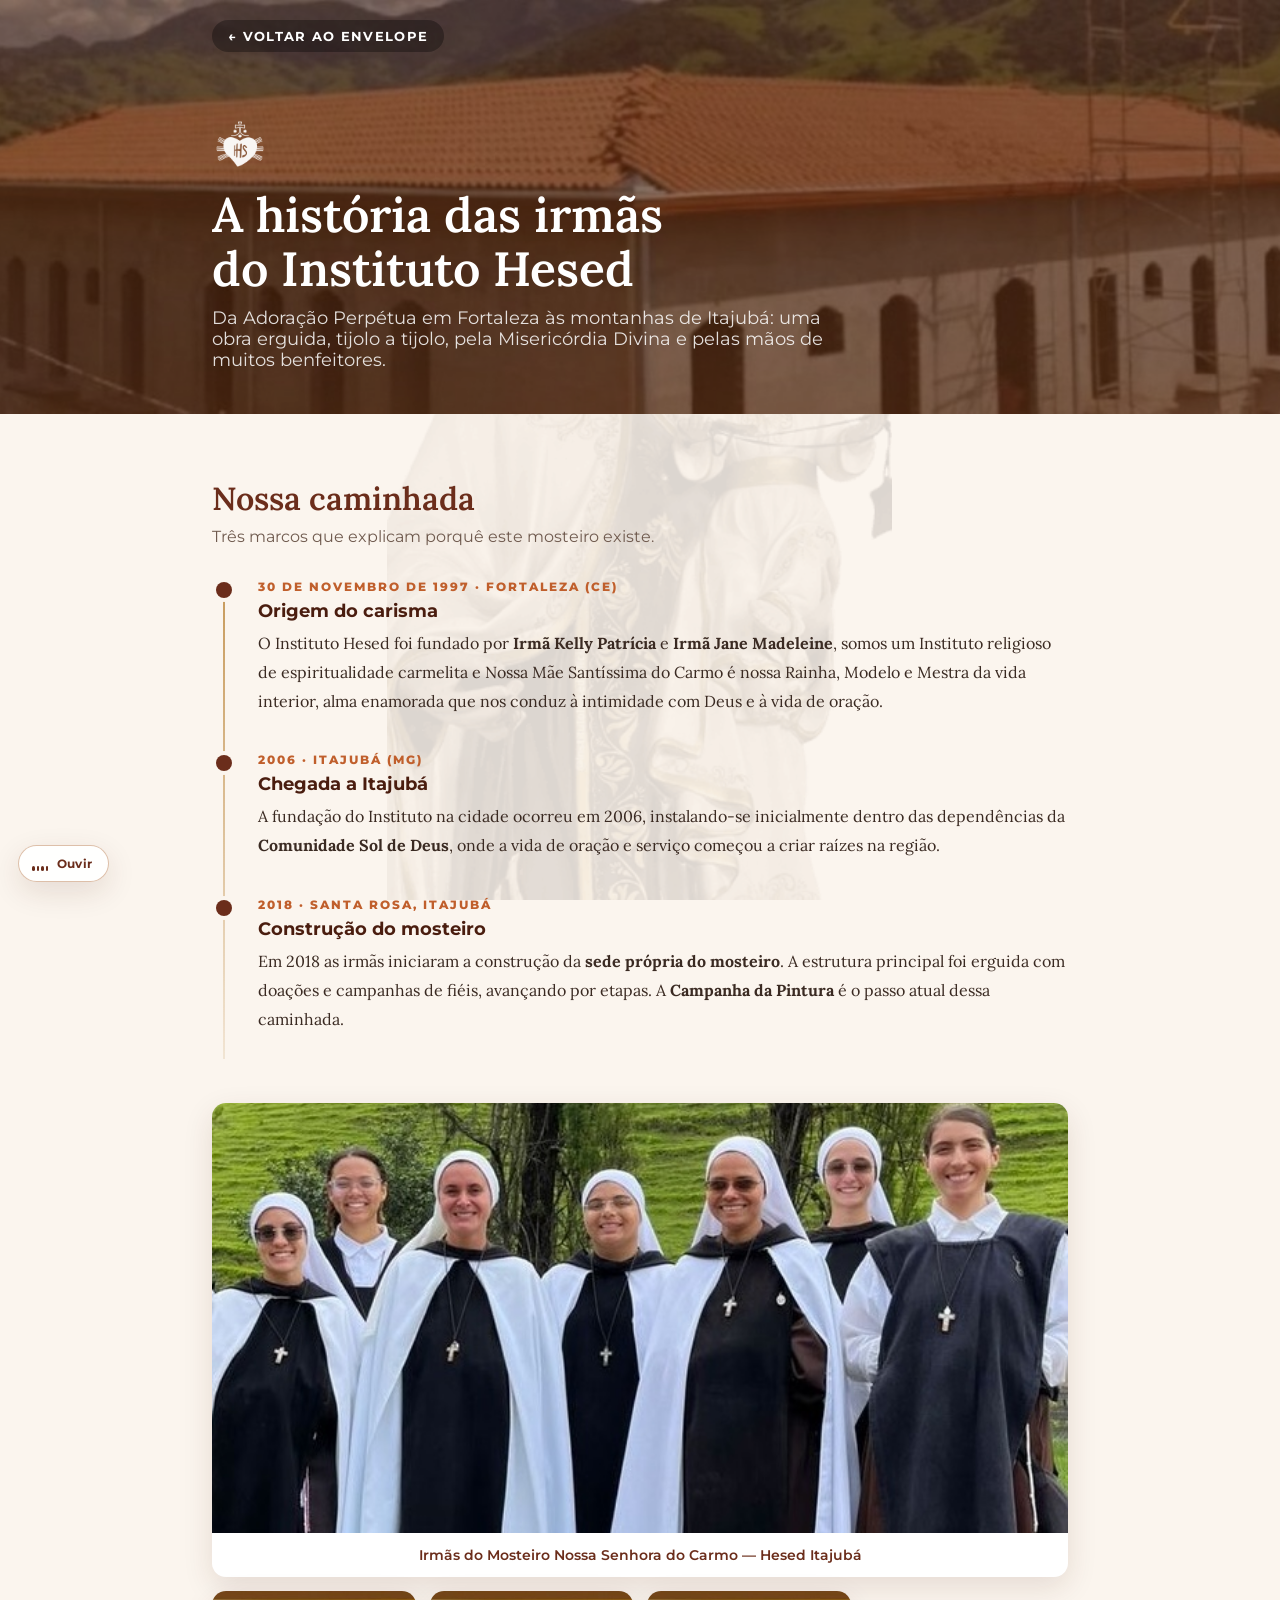
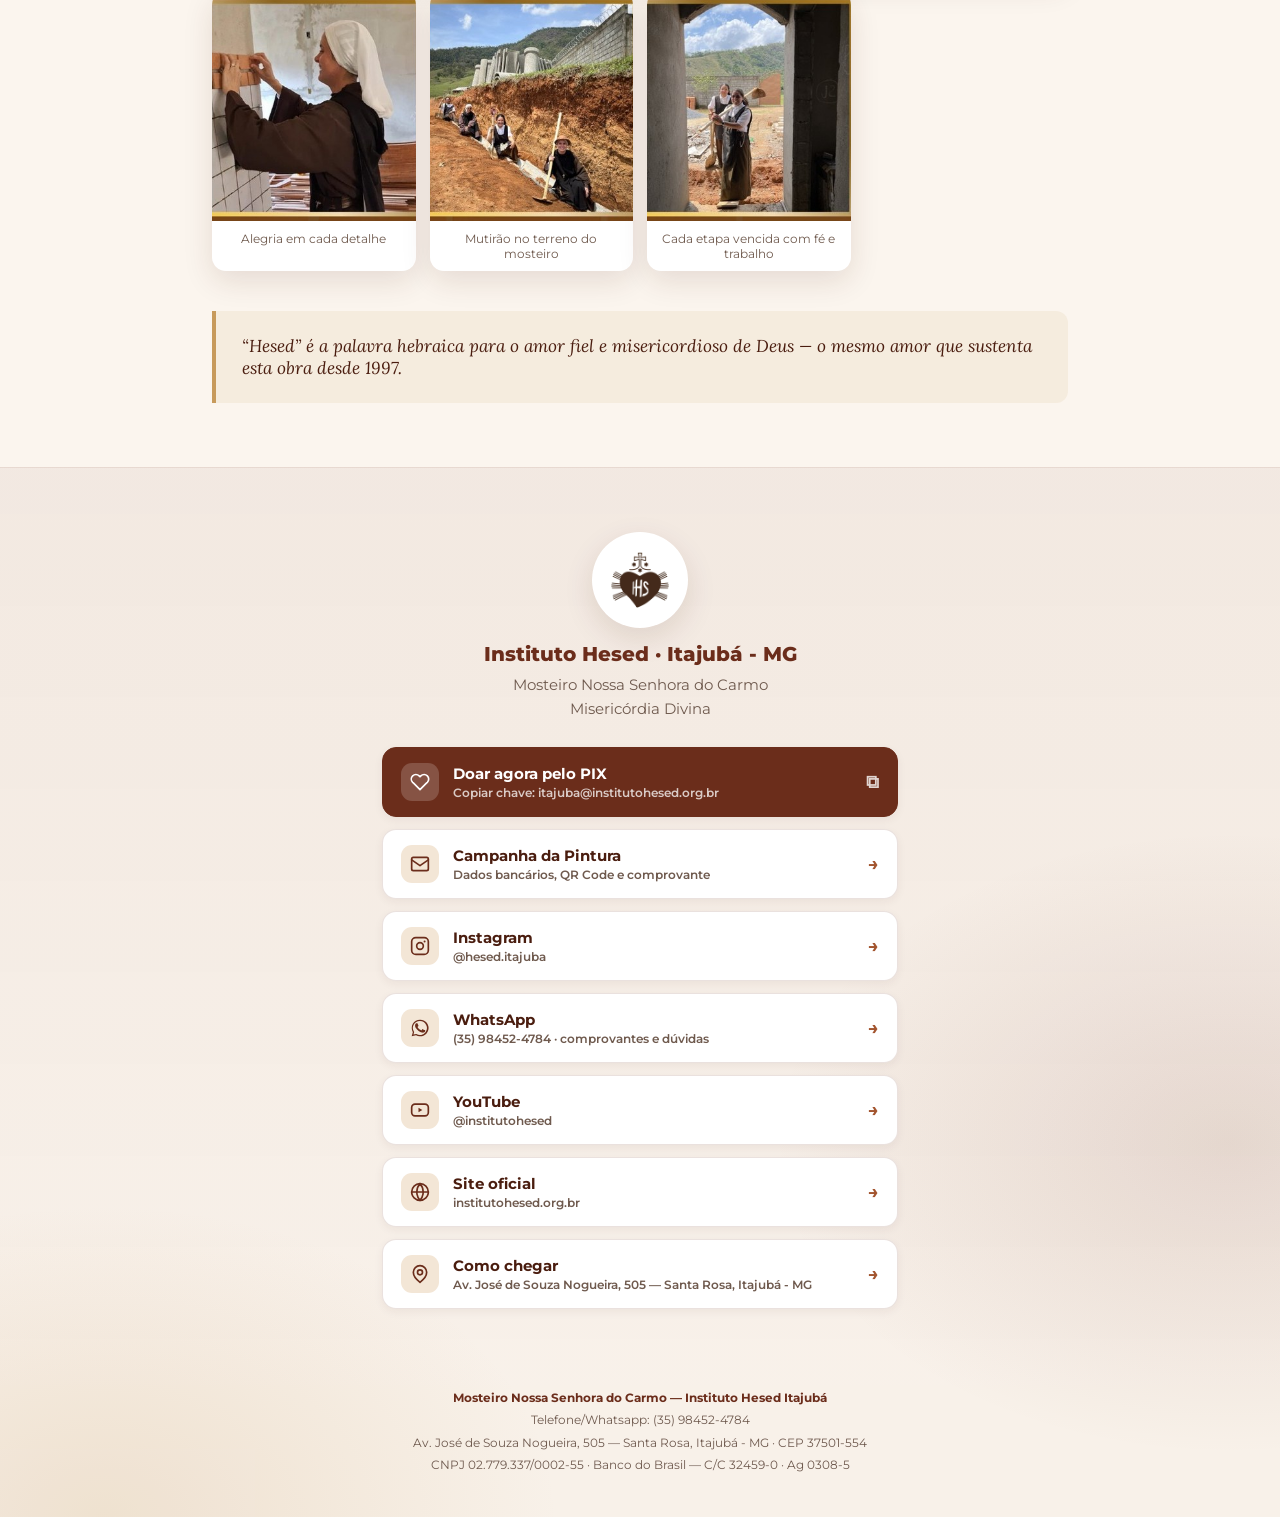
<file: historia.html>
<!DOCTYPE html>
<html lang="pt-BR">
<head>
<meta charset="utf-8">
<meta name="viewport" content="width=device-width, initial-scale=1">
<title>Nossa história — Instituto Hesed Itajubá</title>
<meta name="description" content="A história das irmãs do Instituto Hesed: da fundação em Fortaleza (1997) à chegada em Itajubá (2006) e à construção do Mosteiro Nossa Senhora do Carmo (2018).">
<meta name="theme-color" content="#6b2d1b">

<link rel="canonical" href="https://antoniodantas.github.io/campanha.hesed.itajuba/historia.html">

<!-- ===== Pré-visualização em WhatsApp / redes sociais ===== -->
<meta property="og:type" content="article">
<meta property="og:site_name" content="Instituto Hesed Itajubá">
<meta property="og:locale" content="pt_BR">
<meta property="og:url" content="https://antoniodantas.github.io/campanha.hesed.itajuba/historia.html">
<meta property="og:title" content="Nossa história — Instituto Hesed Itajubá">
<meta property="og:description" content="Da Adoração Perpétua em Fortaleza (1997) à construção do Mosteiro Nossa Senhora do Carmo, em Itajubá - MG.">
<meta property="og:image" content="https://antoniodantas.github.io/campanha.hesed.itajuba/assets/capa-historia.jpg">
<meta property="og:image:secure_url" content="https://antoniodantas.github.io/campanha.hesed.itajuba/assets/capa-historia.jpg">
<meta property="og:image:type" content="image/jpeg">
<meta property="og:image:width" content="1200">
<meta property="og:image:height" content="630">
<meta property="og:image:alt" content="Mosteiro Nossa Senhora do Carmo em construção, em Itajubá - MG">
<meta name="twitter:card" content="summary_large_image">
<meta name="twitter:title" content="Nossa história — Instituto Hesed Itajubá">
<meta name="twitter:description" content="Da Adoração Perpétua em Fortaleza (1997) à construção do Mosteiro Nossa Senhora do Carmo, em Itajubá - MG.">
<meta name="twitter:image" content="https://antoniodantas.github.io/campanha.hesed.itajuba/assets/capa-historia.jpg">

<link rel="icon" href="assets/logo-ihs.png">
<link rel="preconnect" href="https://fonts.googleapis.com">
<link rel="preconnect" href="https://fonts.gstatic.com" crossorigin>
<link href="https://fonts.googleapis.com/css2?family=Lora:ital,wght@0,400;0,600;1,400&family=Montserrat:ital,wght@0,500;0,600;0,700;0,800;1,600;1,700&display=swap" rel="stylesheet">
<link rel="stylesheet" href="css/style.css">
</head>
<body>

<!-- ===================== CAPA ===================== -->
<header class="capa">
  <img class="capa-foto" src="assets/obra-topo.jpg" alt="Mosteiro Nossa Senhora do Carmo em construção">
  <nav class="voltar"><a href="index.html#carta">← Voltar ao envelope</a></nav>
  <div class="capa-conteudo">
    <img class="capa-logo" src="assets/logo-ihs.png" alt="">
    <h1>A história das irmãs<br>do Instituto Hesed</h1>
    <p>Da Adoração Perpétua em Fortaleza às montanhas de Itajubá: uma obra erguida, tijolo a tijolo, pela Misericórdia Divina e pelas mãos de muitos benfeitores.</p>
  </div>
</header>

<!-- ===================== HISTÓRIA ===================== -->
<main class="conteudo">
  <h2 class="secao-titulo">Nossa caminhada</h2>
  <p class="secao-apoio">Três marcos que explicam porquê este mosteiro existe.</p>

  <ol class="linha">
    <li>
      <span class="ano">30 de novembro de 1997 · Fortaleza (CE)</span>
      <h3>Origem do carisma</h3>
      <p>O Instituto Hesed foi fundado por <strong>Irmã Kelly Patrícia</strong> e <strong>Irmã Jane Madeleine</strong>, somos um Instituto religioso de espiritualidade carmelita e Nossa Mãe Santíssima do Carmo é nossa Rainha, Modelo e Mestra da vida interior, alma enamorada que nos conduz à intimidade com Deus e à vida de oração.</p>
    </li>
    <li>
      <span class="ano">2006 · Itajubá (MG)</span>
      <h3>Chegada a Itajubá</h3>
      <p>A fundação do Instituto na cidade ocorreu em 2006, instalando-se inicialmente dentro das dependências da <strong>Comunidade Sol de Deus</strong>, onde a vida de oração e serviço começou a criar raízes na região.</p>
    </li>
    <li>
      <span class="ano">2018 · Santa Rosa, Itajubá</span>
      <h3>Construção do mosteiro</h3>
      <p>Em 2018 as irmãs iniciaram a construção da <strong>sede própria do mosteiro</strong>. A estrutura principal foi erguida com doações e campanhas de fiéis, avançando por etapas. A <strong>Campanha da Pintura</strong> é o passo atual dessa caminhada.</p>
    </li>
  </ol>

  <div class="galeria">
    <figure class="destaque">
      <img src="assets/irmas-comunidade.jpg" alt="As irmãs do Mosteiro Nossa Senhora do Carmo reunidas ao ar livre, em Itajubá - MG">
      <figcaption>Irmãs do Mosteiro Nossa Senhora do Carmo — Hesed Itajubá</figcaption>
    </figure>
    <figure>
      <img src="assets/irmas-1.jpg" alt="Irmã trabalhando no assentamento de azulejos na obra">
      <figcaption>Alegria em cada detalhe</figcaption>
    </figure>
    <figure>
      <img src="assets/irmas-2.jpg" alt="Irmãs trabalhando no terreno do mosteiro">
      <figcaption>Mutirão no terreno do mosteiro</figcaption>
    </figure>
    <figure>
      <img src="assets/irmas-3.jpg" alt="Irmãs em frente a uma das aberturas da construção">
      <figcaption>Cada etapa vencida com fé e trabalho</figcaption>
    </figure>
  </div>

  <blockquote class="citacao">
    “Hesed” é a palavra hebraica para o amor fiel e misericordioso de Deus — o mesmo amor que sustenta esta obra desde 1997.
  </blockquote>
</main>

<!-- ===================== LINKTREE ===================== -->
<section class="links" id="links">
  <div class="links-inner">
    <div class="links-avatar"><img src="assets/logo-ihs.png" alt="Brasão do Instituto Hesed"></div>
    <h2 class="links-nome">Instituto Hesed · Itajubá - MG</h2>
    <p class="links-bio">Mosteiro Nossa Senhora do Carmo <br>Misericórdia Divina</p>

    <!-- Doação em destaque -->
    <button type="button" class="link-item link-destaque" data-copiar="itajuba@institutohesed.org.br">
      <span class="ico" aria-hidden="true">
        <svg viewBox="0 0 24 24" fill="none" stroke="currentColor" stroke-width="2" stroke-linecap="round" stroke-linejoin="round"><path d="M20.8 4.6a5.5 5.5 0 0 0-7.8 0L12 5.7l-1-1.1a5.5 5.5 0 0 0-7.8 7.8l1.1 1L12 21.2l7.7-7.8 1.1-1a5.5 5.5 0 0 0 0-7.8z"/></svg>
      </span>
      <span class="txt">Doar agora pelo PIX<small>Copiar chave: itajuba@institutohesed.org.br</small></span>
      <span class="seta" aria-hidden="true">⧉</span>
    </button>

    <a class="link-item" href="index.html#carta">
      <span class="ico" aria-hidden="true">
        <svg viewBox="0 0 24 24" fill="none" stroke="currentColor" stroke-width="2" stroke-linecap="round" stroke-linejoin="round"><rect x="2" y="4" width="20" height="16" rx="2"/><path d="m2 7 10 7L22 7"/></svg>
      </span>
      <span class="txt">Campanha da Pintura<small>Dados bancários, QR Code e comprovante</small></span>
      <span class="seta" aria-hidden="true">→</span>
    </a>

    <a class="link-item" href="https://www.instagram.com/hesed.itajuba/" target="_blank" rel="noopener">
      <span class="ico" aria-hidden="true">
        <svg viewBox="0 0 24 24" fill="none" stroke="currentColor" stroke-width="2" stroke-linecap="round" stroke-linejoin="round"><rect x="2" y="2" width="20" height="20" rx="5"/><circle cx="12" cy="12" r="4"/><circle cx="17.5" cy="6.5" r="1.2" fill="currentColor" stroke="none"/></svg>
      </span>
      <span class="txt">Instagram<small>@hesed.itajuba</small></span>
      <span class="seta" aria-hidden="true">→</span>
    </a>

    <a class="link-item" href="https://wa.me/5535984524784?text=Ol%C3%A1!%20Vim%20pelo%20site%20da%20Campanha%20da%20Pintura." target="_blank" rel="noopener">
      <span class="ico" aria-hidden="true">
        <svg viewBox="0 0 24 24" fill="currentColor"><path d="M17.5 14.4c-.3-.2-1.8-.9-2-1-.3-.1-.5-.2-.7.1s-.8 1-.9 1.2c-.2.2-.3.2-.6.1-.3-.2-1.3-.5-2.4-1.5-.9-.8-1.5-1.8-1.7-2.1-.2-.3 0-.5.1-.6l.5-.6c.1-.2.2-.3.3-.5 0-.2 0-.4 0-.5 0-.2-.7-1.6-.9-2.2-.2-.6-.5-.5-.7-.5h-.6c-.2 0-.5.1-.8.4-.3.3-1 1-1 2.5s1.1 2.9 1.2 3.1c.2.2 2.1 3.2 5.1 4.5.7.3 1.3.5 1.7.6.7.2 1.4.2 1.9.1.6-.1 1.8-.7 2-1.4.3-.7.3-1.3.2-1.4-.1-.1-.3-.2-.6-.3M12 2a10 10 0 0 0-8.6 15L2 22l5.2-1.4A10 10 0 1 0 12 2m0 1.7a8.3 8.3 0 0 1 6.6 13.3 8.3 8.3 0 0 1-10.9 2.3l-.4-.2-3.1.8.8-3-.2-.4A8.3 8.3 0 0 1 12 3.7"/></svg>
      </span>
      <span class="txt">WhatsApp<small>(35) 98452-4784 · comprovantes e dúvidas</small></span>
      <span class="seta" aria-hidden="true">→</span>
    </a>

    <a class="link-item" href="https://www.youtube.com/@institutohesed" target="_blank" rel="noopener">
      <span class="ico" aria-hidden="true">
        <svg viewBox="0 0 24 24" fill="none" stroke="currentColor" stroke-width="2" stroke-linecap="round" stroke-linejoin="round"><rect x="2" y="5" width="20" height="14" rx="4"/><path d="M10.2 9.3v5.4l4.6-2.7z" fill="currentColor" stroke="none"/></svg>
      </span>
      <span class="txt">YouTube<small>@institutohesed</small></span>
      <span class="seta" aria-hidden="true">→</span>
    </a>

    <a class="link-item" href="https://institutohesed.org.br/" target="_blank" rel="noopener">
      <span class="ico" aria-hidden="true">
        <svg viewBox="0 0 24 24" fill="none" stroke="currentColor" stroke-width="2" stroke-linecap="round" stroke-linejoin="round"><circle cx="12" cy="12" r="10"/><path d="M2 12h20M12 2a15 15 0 0 1 0 20 15 15 0 0 1 0-20z"/></svg>
      </span>
      <span class="txt">Site oficial<small>institutohesed.org.br</small></span>
      <span class="seta" aria-hidden="true">→</span>
    </a>

    <a class="link-item" href="https://www.google.com/maps/search/?api=1&query=Av.+Jos%C3%A9+de+Souza+Nogueira+505+Santa+Rosa+Itajub%C3%A1+MG" target="_blank" rel="noopener">
      <span class="ico" aria-hidden="true">
        <svg viewBox="0 0 24 24" fill="none" stroke="currentColor" stroke-width="2" stroke-linecap="round" stroke-linejoin="round"><path d="M20 10c0 6-8 12-8 12s-8-6-8-12a8 8 0 0 1 16 0z"/><circle cx="12" cy="10" r="3"/></svg>
      </span>
      <span class="txt">Como chegar<small>Av. José de Souza Nogueira, 505 — Santa Rosa, Itajubá - MG</small></span>
      <span class="seta" aria-hidden="true">→</span>
    </a>

    <!-- ============================================================
         PARA ADICIONAR OUTRA REDE: copie o bloco abaixo, tire o
         comentário e troque o href, o título e a descrição.
    <a class="link-item" href="COLE_O_LINK_AQUI" target="_blank" rel="noopener">
      <span class="ico" aria-hidden="true">
        <svg viewBox="0 0 24 24" fill="none" stroke="currentColor" stroke-width="2"><circle cx="12" cy="12" r="10"/></svg>
      </span>
      <span class="txt">Facebook<small>/institutohesed</small></span>
      <span class="seta" aria-hidden="true">→</span>
    </a>
    ============================================================ -->
  </div>
</section>

<footer class="rodape">
  <strong>Mosteiro Nossa Senhora do Carmo — Instituto Hesed Itajubá</strong><br>Telefone/Whatsapp: (35) 98452-4784<br>
  Av. José de Souza Nogueira, 505 — Santa Rosa, Itajubá - MG · CEP 37501-554<br>
  CNPJ 02.779.337/0002-55 · Banco do Brasil — C/C 32459-0 · Ag 0308-5
</footer>

<div class="aviso" id="aviso" role="status" aria-live="polite"></div>

<script src="js/main.js"></script>
<script src="js/musica.js"></script>
</body>
</html>
</file>
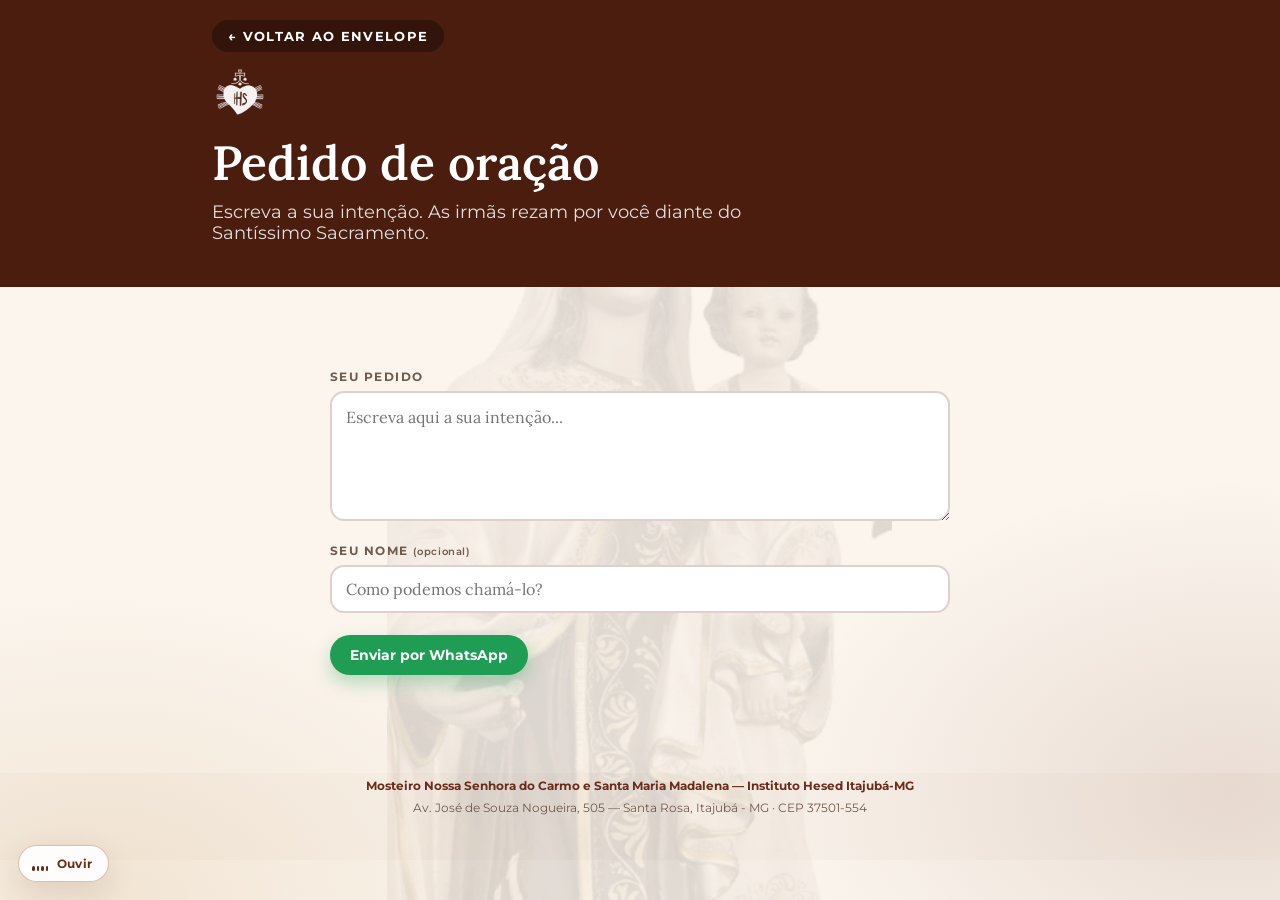
<file: oracao.html>
<!DOCTYPE html>
<html lang="pt-BR">
<head>
<meta charset="utf-8">
<meta name="viewport" content="width=device-width, initial-scale=1">
<title>Pedido de oração — Instituto Hesed Itajubá</title>
<meta name="description" content="Envie o seu pedido de oração para as irmãs do Instituto Hesed, em Itajubá - MG.">
<meta name="theme-color" content="#6b2d1b">

<link rel="canonical" href="https://antoniodantas.github.io/campanha.hesed.itajuba/oracao.html">

<meta property="og:type" content="website">
<meta property="og:site_name" content="Instituto Hesed Itajubá">
<meta property="og:locale" content="pt_BR">
<meta property="og:url" content="https://antoniodantas.github.io/campanha.hesed.itajuba/oracao.html">
<meta property="og:title" content="Pedido de oração — Instituto Hesed Itajubá">
<meta property="og:description" content="Escreva a sua intenção. As irmãs rezam por você diante do Santíssimo.">
<meta property="og:image" content="https://antoniodantas.github.io/campanha.hesed.itajuba/assets/capa-historia.jpg">
<meta name="twitter:card" content="summary_large_image">

<link rel="icon" href="assets/logo-ihs.png">
<link rel="preconnect" href="https://fonts.googleapis.com">
<link rel="preconnect" href="https://fonts.gstatic.com" crossorigin>
<link href="https://fonts.googleapis.com/css2?family=Lora:ital,wght@0,400;0,600;1,400&family=Montserrat:ital,wght@0,500;0,600;0,700;0,800;1,600;1,700&display=swap" rel="stylesheet">
<link rel="stylesheet" href="css/style.css">
</head>
<body>

<header class="capa capa-oracao">
  <nav class="voltar"><a href="index.html#carta">← Voltar ao envelope</a></nav>
  <div class="capa-conteudo">
    <img class="capa-logo" src="assets/logo-ihs.png" alt="">
    <h1>Pedido de oração</h1>
    <p>Escreva a sua intenção. As irmãs rezam por você diante do Santíssimo Sacramento.</p>
  </div>
</header>

<main class="conteudo">
  <form class="form-oracao" id="formOracao" autocomplete="off">
    <label for="pedido">Seu pedido</label>
    <textarea id="pedido" name="pedido" rows="4" required
      placeholder="Escreva aqui a sua intenção..."></textarea>

    <label for="nome">Seu nome <small>(opcional)</small></label>
    <input type="text" id="nome" name="nome" placeholder="Como podemos chamá-lo?">

    <div class="form-botoes">
      <button type="button" class="btn btn-marrom" id="enviarSite" hidden>Enviar o pedido</button>
      <button type="button" class="btn btn-zap" id="enviarZap">Enviar por WhatsApp</button>
    </div>

    <p class="form-status" id="statusEnvio" role="status" aria-live="polite"></p>
  </form>
</main>

<footer class="rodape">
  <strong>Mosteiro Nossa Senhora do Carmo e Santa Maria Madalena — Instituto Hesed Itajubá-MG</strong><br>
  Av. José de Souza Nogueira, 505 — Santa Rosa, Itajubá - MG · CEP 37501-554
</footer>

<div class="aviso" id="aviso" role="status" aria-live="polite"></div>

<script src="js/config.js"></script>
<script src="js/oracao.js"></script>
<script src="js/musica.js"></script>
</body>
</html>
</file>
<file: css/style.css>
/* ============================================================
   Instituto Hesed Itajuba - Campanha da Pintura
   Paleta e tipografia inspiradas no material impresso.
   ============================================================ */

:root {
  --marrom: #6b2d1b;
  --marrom-escuro: #4a1d0f;
  --marrom-claro: #a3552f;
  --terracota: #c05f2c;
  --creme: #fbf5ee;
  --creme-2: #f3e6d6;
  --papel: #ffffff;
  --papel-vidro: rgba(255, 255, 255, .82);
  /* papel que deixa ver a marca d'agua */
  --tinta: #3a2a22;
  --tinta-suave: #6f5a4e;
  --ouro: #c79a5b;
  --verde-zap: #1f9d55;
  --borda-env: #c28a63;
  /* contorno do envelope */
  --marca-agua: .13;
  /* forca da marca d'agua de N. Sra. do Carmo */

  --sombra-suave: 0 10px 30px rgba(74, 29, 15, .12);
  --sombra-forte: 0 24px 60px rgba(74, 29, 15, .22);
  --raio: 18px;

  --sans: "Montserrat", "Segoe UI", system-ui, -apple-system, sans-serif;
  --serif: "Lora", Georgia, "Times New Roman", serif;
}

*,
*::before,
*::after {
  box-sizing: border-box;
}

[hidden] {
  display: none !important;
}

html {
  scroll-behavior: smooth;
}

body {
  margin: 0;
  min-height: 100vh;
  display: flex;
  flex-direction: column;
  font-family: var(--sans);
  color: var(--tinta);
  background:
    radial-gradient(1100px 620px at 50% -12%, #ffffff 0%, rgba(255, 255, 255, 0) 62%),
    radial-gradient(760px 520px at 8% 100%, rgba(199, 154, 91, .18) 0%, rgba(199, 154, 91, 0) 60%),
    radial-gradient(760px 520px at 96% 88%, rgba(107, 45, 27, .12) 0%, rgba(107, 45, 27, 0) 60%),
    var(--creme);
  -webkit-font-smoothing: antialiased;
}

/* marca d'agua: Nossa Senhora do Carmo ao fundo de todo o site.
   Fica presa a tela (fixed) e sobe do rodape ate o topo, atras de tudo. */
body::before {
  content: "";
  position: fixed;
  inset: 0;
  z-index: -1;
  pointer-events: none;
  background-image: url("../assets/nsa-carmo.png");
  background-repeat: no-repeat;
  background-position: center bottom;
  background-size: auto 100%;
  opacity: var(--marca-agua);
  filter: saturate(.62) contrast(.94);
}

img {
  max-width: 100%;
  display: block;
}

a {
  color: var(--marrom);
}

.sr-only {
  position: absolute;
  width: 1px;
  height: 1px;
  padding: 0;
  margin: -1px;
  overflow: hidden;
  clip: rect(0 0 0 0);
  white-space: nowrap;
  border: 0;
}

/* ============================================================
   1. PALCO / ENVELOPE
   ============================================================ */

.palco {
  position: relative;
  flex: 1 0 auto;
  min-height: 100vh;
  /* reserva para navegadores antigos */
  min-height: 100svh;
  display: flex;
  flex-direction: column;
  align-items: center;
  justify-content: center;
  gap: 26px;
  padding: 40px 18px 56px;
}

.envelope-area {
  margin: auto 0;
  /* mantem o envelope no centro da tela */
  perspective: 1600px;
  display: flex;
  flex-direction: column;
  align-items: center;
  gap: 20px;
  transition: opacity 1.4s ease, transform 1.4s ease;
}

.palco.revelado .envelope-area {
  opacity: 0;
  transform: translateY(-26px) scale(.92);
  pointer-events: none;
  position: absolute;
}

.envelope {
  position: relative;
  width: min(88vw, 460px);
  aspect-ratio: 1.52 / 1;
  border: 0;
  padding: 0;
  margin: 0;
  background: transparent;
  cursor: pointer;
  transform-style: preserve-3d;
  filter: drop-shadow(0 22px 34px rgba(74, 29, 15, .28));
  transition: transform .4s ease;
}

.envelope:hover {
  transform: translateY(-6px);
}

.envelope:focus-visible {
  outline: 3px solid var(--terracota);
  outline-offset: 10px;
  border-radius: 20px;
}

/* corpo de tras */
.env-fundo {
  position: absolute;
  inset: 0;
  background: linear-gradient(160deg, #fffdf8 0%, #f2e2cd 100%);
  border: 1.3px solid var(--borda-env);
  border-radius: 16px;
}

/* carta que sai de dentro */
.env-carta {
  position: absolute;
  left: 6%;
  right: 6%;
  top: 9%;
  bottom: 12%;
  background: var(--papel);
  border-radius: 10px;
  box-shadow: 0 6px 16px rgba(74, 29, 15, .16);
  display: flex;
  flex-direction: column;
  align-items: center;
  justify-content: center;
  gap: 8px;
  padding: 12px;
  z-index: 2;
  transition: transform 4.2s cubic-bezier(.25, .9, .3, 1) 1s;
}

.env-carta img {
  width: min(22%, 62px);
  opacity: .92;
}

/* chamada da cartinha: discreta no tema, mas bem chamativa */
.env-chamada {
  display: flex;
  flex-direction: column;
  align-items: center;
  gap: .55em;
  text-align: center;
  width: 100%;
}

.env-chamada b {
  display: block;
  font-weight: inherit;
}

.env-chamada-topo {
  font-family: var(--sans);
  font-size: clamp(.42rem, 1.6vw, .56rem);
  font-weight: 800;
  letter-spacing: .18em;
  text-transform: uppercase;
  color: #fff;
  padding: .42em .95em .38em;
  border-radius: 999px;
  background: linear-gradient(135deg, var(--terracota) 0%, var(--marrom) 100%);
  box-shadow: 0 3px 10px rgba(192, 95, 44, .35);
}

.env-chamada-forte {
  font-family: var(--serif);
  font-size: clamp(1.05rem, 5vw, 1.62rem);
  font-weight: 700;
  line-height: 1.1;
  letter-spacing: -.005em;
  background: linear-gradient(100deg,
      var(--marrom-escuro) 0%,
      var(--terracota) 34%,
      var(--ouro) 50%,
      var(--terracota) 66%,
      var(--marrom-escuro) 100%);
  background-size: 230% 100%;
  filter: drop-shadow(0 1px 0 rgba(255, 255, 255, .9));
  -webkit-background-clip: text;
  background-clip: text;
  -webkit-text-fill-color: transparent;
  color: var(--marrom);
  animation: env-brilho 3.4s ease-in-out infinite;
}

@supports not ((-webkit-background-clip:text) or (background-clip:text)) {
  .env-chamada-forte {
    background: none;
    -webkit-text-fill-color: currentColor;
    color: var(--marrom);
  }
}

@keyframes env-brilho {

  0%,
  100% {
    background-position: 120% 50%;
  }

  50% {
    background-position: -20% 50%;
  }
}

/* fiozinho dourado com losango ao centro */
.env-chamada-fio {
  position: relative;
  width: 52%;
  max-width: 120px;
  height: 1px;
  margin: .15em 0 .3em;
  background: linear-gradient(90deg,
      rgba(199, 154, 91, 0) 0%, var(--ouro) 22%, var(--ouro) 78%, rgba(199, 154, 91, 0) 100%);
}

.env-chamada-fio::after {
  content: "";
  position: absolute;
  left: 50%;
  top: 50%;
  width: 5px;
  height: 5px;
  margin: -2.5px 0 0 -2.5px;
  background: var(--ouro);
  transform: rotate(45deg);
}

.env-chamada-pe {
  font-family: var(--sans);
  font-size: clamp(.5rem, 2vw, .68rem);
  font-weight: 800;
  letter-spacing: .1em;
  text-transform: uppercase;
  color: var(--marrom);
  padding-bottom: .15em;
  box-shadow: inset 0 -.42em 0 rgba(199, 154, 91, .34);
}

.envelope.aberto .env-carta {
  transform: translateY(-58%) rotate(-1.2deg);
}

/* frente (bolso) */
.env-frente {
  position: absolute;
  inset: 0;
  background-image: linear-gradient(175deg, #fdf4e7 0%, #eeddc4 100%);
  border-radius: 16px;
  clip-path: polygon(0 9%, 50% 38%, 100% 9%, 100% 100%, 0 100%);
  z-index: 3;
  box-shadow: inset 0 1px 0 rgba(255, 255, 255, .9);
}

/* "Campanha da Pintura" escrito na frente do envelope */
.env-titulo {
  position: absolute;
  left: 4%;
  right: 4%;
  top: 45%;
  z-index: 1;
  text-align: center;
  line-height: 1.22;
  font-size: clamp(.96rem, 4.2vw, 1.5rem);
  font-weight: 800;
  letter-spacing: .02em;
  text-transform: uppercase;
  color: var(--marrom);
}

.env-titulo small {
  display: block;
  margin-top: 35px;
  line-height: 1.45;
  font-size: .59em;
  font-weight: 700;
  letter-spacing: .06em;
  text-transform: none;
  font-style: italic;
  color: var(--marrom-claro);
}

.env-frente::after {
  content: "";
  position: absolute;
  inset: 0;
  background: linear-gradient(180deg, rgba(107, 45, 27, .10), rgba(107, 45, 27, 0) 34%);
  clip-path: inherit;
}

/* aba superior */
.env-aba {
  position: absolute;
  left: 0;
  right: 0;
  top: 0;
  height: 40%;
  background: linear-gradient(180deg, #fffbf3 0%, #f3e4cd 100%);
  clip-path: polygon(0 0, 100% 0, 100% 22.5%, 50% 100%, 0 22.5%);
  transform-origin: top center;
  transform: rotateX(0deg);
  backface-visibility: hidden;
  z-index: 4;
  border-radius: 16px 16px 0 0;
  filter: drop-shadow(0 1.5px 1.5px rgba(107, 45, 27, .10));
  transition: transform 2.4s cubic-bezier(.55, -0.18, .35, 1.18), z-index 0s 1.25s;
}

.envelope.aberto .env-aba {
  transform: rotateX(-176deg);
  z-index: 1;
}

/* contornos marcados do envelope */
.env-contorno {
  position: absolute;
  inset: 0;
  width: 100%;
  height: 100%;
  z-index: 6;
  pointer-events: none;
}

.env-contorno path,
.env-aba-linha path {
  fill: none;
  stroke: var(--borda-env);
  stroke-width: 1.3;
  stroke-linecap: round;
  stroke-linejoin: round;
  vector-effect: non-scaling-stroke;
}

.env-aba-linha {
  position: absolute;
  inset: 0;
  width: 100%;
  height: 100%;
}

.env-aba-linha path {
  stroke-width: 2.6;
}

/* metade some no recorte da aba */

/* selo IHS na aba */
.env-selo {
  position: absolute;
  top: 8%;
  left: 50%;
  transform: translateX(-50%);
  width: 13.5%;
  max-width: 62px;
  z-index: 5;
  transition: opacity .7s ease .15s;
}

.envelope.aberto .env-selo {
  opacity: 0;
}

.dica {
  margin: 0;
  font-size: .9rem;
  letter-spacing: .16em;
  text-transform: uppercase;
  font-weight: 700;
  color: var(--marrom-claro);
  animation: pulsar 2.4s ease-in-out infinite;
}

@keyframes pulsar {

  0%,
  100% {
    opacity: .55;
    transform: translateY(0);
  }

  50% {
    opacity: 1;
    transform: translateY(3px);
  }
}

/* ============================================================
   2. A CARTA ABERTA (conteudo da campanha)
   ============================================================ */

.carta {
  width: min(100%, 860px);
  background: var(--papel-vidro);
  border-radius: var(--raio);
  box-shadow: var(--sombra-forte);
  padding: clamp(22px, 4vw, 44px);
  opacity: 0;
  transform: translateY(34px) scale(.965);
  transition: opacity 1.6s ease .25s, transform 1.6s cubic-bezier(.2, .9, .25, 1) .25s;
  border: 1px solid rgba(107, 45, 27, .10);
}

.palco.revelado .carta {
  opacity: 1;
  transform: none;
}

/* enquanto a carta ainda esta invisivel ela fica fora do fluxo,
   senao o envelope "pula" para cima assim que o envelope e clicado */
.palco:not(.revelado) .carta {
  position: absolute;
  left: 50%;
  top: 0;
  transform: translateX(-50%) translateY(34px) scale(.965);
  pointer-events: none;
}

.carta-topo {
  text-align: center;
}

.carta-logo {
  width: 64px;
  margin: 0 auto 14px;
}

h1.titulo {
  margin: 0;
  font-size: clamp(1.9rem, 6.4vw, 3.3rem);
  font-weight: 800;
  letter-spacing: -.5px;
  line-height: 1.05;
  color: var(--marrom);
  text-transform: uppercase;
}

.subtitulo {
  margin: .5rem 0 0;
  font-size: clamp(1rem, 2.6vw, 1.35rem);
  font-weight: 700;
  color: var(--marrom-escuro);
}

.chamada {
  margin: .9rem auto 0;
  max-width: 44ch;
  font-size: clamp(.98rem, 2.2vw, 1.1rem);
  color: var(--tinta-suave);
}

.chamada b {
  color: var(--marrom);
}

.divisor {
  height: 1px;
  margin: 26px 0;
  background: linear-gradient(90deg, transparent, rgba(107, 45, 27, .28), transparent);
  border: 0;
}

.doacao {
  display: grid;
  grid-template-columns: 1.25fr .85fr;
  gap: clamp(18px, 3vw, 34px);
  align-items: start;
}

.rotulo {
  font-style: italic;
  font-weight: 700;
  color: var(--marrom);
  margin: 0 0 14px;
  font-size: 1.02rem;
}

.dados {
  margin: 0;
  line-height: 1.85;
  color: var(--marrom-escuro);
  font-size: .98rem;
}

.dados dt {
  font-weight: 800;
  letter-spacing: .06em;
  text-transform: uppercase;
  font-size: .72rem;
  color: var(--marrom-claro);
  margin-top: 12px;
}

.dados dd {
  margin: 0;
  font-weight: 600;
}

.pix-linha {
  display: flex;
  flex-wrap: wrap;
  align-items: center;
  gap: 10px;
}

.pix-chave {
  font-weight: 700;
  font-size: 1rem;
  color: var(--marrom-escuro);
  word-break: break-all;
}

.btn {
  display: inline-flex;
  align-items: center;
  justify-content: center;
  gap: 9px;
  border: 0;
  border-radius: 999px;
  cursor: pointer;
  font-family: var(--sans);
  font-weight: 700;
  font-size: .9rem;
  padding: 11px 20px;
  text-decoration: none;
  transition: transform .18s ease, box-shadow .18s ease, background .18s ease;
}

.btn:hover {
  transform: translateY(-2px);
}

.btn:active {
  transform: translateY(0);
}

.btn-marrom {
  background: var(--marrom);
  color: #fff;
  box-shadow: 0 8px 18px rgba(107, 45, 27, .28);
}

.btn-marrom:hover {
  background: var(--marrom-escuro);
}

.btn-contorno {
  background: transparent;
  color: var(--marrom);
  box-shadow: inset 0 0 0 2px rgba(107, 45, 27, .35);
}

.btn-contorno:hover {
  box-shadow: inset 0 0 0 2px var(--marrom);
}

.btn-zap {
  background: var(--verde-zap);
  color: #fff;
  box-shadow: 0 8px 18px rgba(31, 157, 85, .3);
}

.btn-zap:hover {
  background: #178047;
}

.btn-largo {
  width: 100%;
}

.qr-caixa {
  text-align: center;
}

.qr-caixa img {
  width: 100%;
  max-width: 220px;
  margin: 0 auto;
  border-radius: 12px;
  box-shadow: var(--sombra-suave);
}

.qr-legenda {
  margin: 10px 0 0;
  font-size: .78rem;
  letter-spacing: .08em;
  text-transform: uppercase;
  font-weight: 700;
  color: var(--tinta-suave);
}

.contato-linha {
  margin-top: 22px;
  text-align: center;
}

.contato-linha p {
  margin: 0 0 10px;
  font-style: italic;
  font-weight: 700;
  color: var(--marrom);
}

/* cartao do mosteiro (link para a historia) */
.mosteiro-link {
  display: block;
  margin-top: 30px;
  text-decoration: none;
  color: inherit;
  border-radius: 16px;
  overflow: hidden;
  position: relative;
  box-shadow: var(--sombra-suave);
  transition: transform .3s ease, box-shadow .3s ease;
}

.mosteiro-link:hover {
  transform: translateY(-4px);
  box-shadow: var(--sombra-forte);
}

.mosteiro-link img {
  width: 100%;
  height: clamp(180px, 34vw, 280px);
  object-fit: cover;
}

.mosteiro-selo {
  position: absolute;
  inset: auto 0 0 0;
  background: linear-gradient(0deg, rgba(58, 25, 12, .92), rgba(58, 25, 12, 0));
  color: #fff;
  padding: 44px 20px 18px;
  display: flex;
  align-items: center;
  justify-content: space-between;
  gap: 14px;
}

.mosteiro-selo strong {
  font-size: clamp(.95rem, 2.4vw, 1.12rem);
  font-style: italic;
}

.mosteiro-selo span {
  flex: none;
  width: 38px;
  height: 38px;
  border-radius: 50%;
  background: #fff;
  color: var(--marrom);
  display: grid;
  place-items: center;
  font-size: 1.1rem;
  font-weight: 800;
  animation: bater 2.6s ease-in-out infinite;
}

@keyframes bater {

  0%,
  100% {
    box-shadow: 0 0 0 0 rgba(255, 255, 255, .55);
  }

  70% {
    box-shadow: 0 0 0 14px rgba(255, 255, 255, 0);
  }
}

.rodape-carta {
  margin: 26px 0 0;
  text-align: center;
  font-size: .8rem;
  line-height: 1.7;
  color: var(--tinta-suave);
}

.rodape-carta a {
  color: var(--marrom-claro);
}

.fechar-envelope {
  display: block;
  margin: 18px auto 0;
  background: none;
  border: 0;
  cursor: pointer;
  font-family: var(--sans);
  font-size: .78rem;
  font-weight: 700;
  letter-spacing: .14em;
  text-transform: uppercase;
  color: var(--tinta-suave);
}

.fechar-envelope:hover {
  color: var(--marrom);
}

/* aviso de copiado */
.aviso {
  position: fixed;
  left: 50%;
  bottom: 26px;
  transform: translate(-50%, 16px);
  background: var(--marrom-escuro);
  color: #fff;
  padding: 12px 22px;
  border-radius: 999px;
  font-size: .88rem;
  font-weight: 700;
  box-shadow: var(--sombra-forte);
  opacity: 0;
  pointer-events: none;
  transition: opacity .3s ease, transform .3s ease;
  z-index: 60;
}

.aviso.visivel {
  opacity: 1;
  transform: translate(-50%, 0);
}

/* ============================================================
   3. PAGINA DA HISTORIA
   ============================================================ */

.capa {
  position: relative;
  min-height: clamp(280px, 46vh, 420px);
  display: flex;
  align-items: flex-end;
  background: var(--marrom-escuro);
  overflow: hidden;
}

.capa img.capa-foto {
  position: absolute;
  inset: 0;
  width: 100%;
  height: 100%;
  object-fit: cover;
  opacity: .55;
}

.capa-conteudo {
  position: relative;
  width: min(100%, 900px);
  margin: 0 auto;
  padding: clamp(30px, 6vw, 64px) 22px clamp(26px, 4vw, 44px);
  color: #fff;
}

.capa-logo {
  width: 56px;
  margin-bottom: 16px;
  filter: brightness(0) invert(1);
  opacity: .95;
}

.capa h1 {
  margin: 0;
  font-family: var(--serif);
  font-weight: 600;
  font-size: clamp(1.9rem, 6vw, 3rem);
  line-height: 1.12;
}

.capa p {
  margin: .7rem 0 0;
  max-width: 52ch;
  font-size: clamp(.95rem, 2.3vw, 1.1rem);
  color: rgba(255, 255, 255, .85);
}

.voltar {
  position: absolute;
  top: 20px;
  left: 50%;
  transform: translateX(-50%);
  width: min(100%, 900px);
  padding: 0 22px;
  z-index: 3;
}

.voltar a {
  display: inline-flex;
  align-items: center;
  gap: 8px;
  color: #fff;
  text-decoration: none;
  font-size: .82rem;
  font-weight: 700;
  letter-spacing: .1em;
  text-transform: uppercase;
  background: rgba(0, 0, 0, .32);
  padding: 8px 16px;
  border-radius: 999px;
}

.voltar a:hover {
  background: rgba(0, 0, 0, .55);
}

.conteudo {
  width: min(100%, 900px);
  margin: 0 auto;
  padding: clamp(34px, 6vw, 64px) 22px;
}

.secao-titulo {
  font-family: var(--serif);
  color: var(--marrom);
  font-size: clamp(1.4rem, 4vw, 2rem);
  font-weight: 600;
  margin: 0 0 8px;
}

.secao-apoio {
  margin: 0 0 30px;
  color: var(--tinta-suave);
  font-size: 1rem;
}

/* linha do tempo */
.linha {
  list-style: none;
  margin: 0;
  padding: 0;
  position: relative;
}

.linha::before {
  content: "";
  position: absolute;
  left: 11px;
  top: 8px;
  bottom: 8px;
  width: 2px;
  background: linear-gradient(180deg, var(--ouro), rgba(199, 154, 91, .18));
}

.linha li {
  position: relative;
  padding: 0 0 34px 46px;
}

.linha li::before {
  content: "";
  position: absolute;
  left: 4px;
  top: 6px;
  width: 16px;
  height: 16px;
  border-radius: 50%;
  background: var(--marrom);
  box-shadow: 0 0 0 4px var(--creme);
}

.linha .ano {
  display: inline-block;
  font-weight: 800;
  font-size: .78rem;
  letter-spacing: .16em;
  color: var(--terracota);
  text-transform: uppercase;
  margin-bottom: 6px;
}

.linha h3 {
  margin: 0 0 8px;
  font-size: 1.12rem;
  color: var(--marrom-escuro);
}

.linha p {
  margin: 0;
  line-height: 1.8;
  font-family: var(--serif);
  color: var(--tinta);
}

.galeria {
  display: grid;
  grid-template-columns: repeat(auto-fit, minmax(180px, 1fr));
  gap: 14px;
  margin: 36px 0 0;
}

.galeria figure {
  margin: 0;
  border-radius: 14px;
  overflow: hidden;
  box-shadow: var(--sombra-suave);
  background: #fff;
}

.galeria img {
  width: 100%;
  height: 230px;
  object-fit: cover;
  transition: transform .5s ease;
}

.galeria figure:hover img {
  transform: scale(1.05);
}

.galeria figcaption {
  padding: 10px 12px;
  font-size: .78rem;
  color: var(--tinta-suave);
  text-align: center;
}

/* foto da comunidade: ocupa a linha inteira */
.galeria .destaque {
  grid-column: 1 / -1;
}

.galeria .destaque img {
  height: clamp(240px, 44vw, 430px);
  object-position: 50% 34%;
}

.galeria .destaque figcaption {
  font-size: .86rem;
  font-weight: 600;
  color: var(--marrom);
  padding: 14px 12px;
}

.citacao {
  margin: 40px 0 0;
  padding: 24px 26px;
  border-left: 4px solid var(--ouro);
  background: rgba(199, 154, 91, .10);
  border-radius: 0 12px 12px 0;
  font-family: var(--serif);
  font-style: italic;
  font-size: 1.08rem;
  color: var(--marrom-escuro);
}

/* ============================================================
   4. LINKTREE
   ============================================================ */

.links {
  background: linear-gradient(180deg, rgba(107, 45, 27, .06), rgba(107, 45, 27, .02));
  border-top: 1px solid rgba(107, 45, 27, .12);
}

.links-inner {
  width: min(100%, 560px);
  margin: 0 auto;
  padding: clamp(38px, 7vw, 64px) 22px;
  text-align: center;
}

.links-avatar {
  width: 96px;
  height: 96px;
  margin: 0 auto 14px;
  border-radius: 50%;
  background: #fff;
  display: grid;
  place-items: center;
  box-shadow: var(--sombra-suave);
  padding: 14px;
}

.links-nome {
  margin: 0;
  font-size: 1.25rem;
  font-weight: 800;
  color: var(--marrom);
}

.links-bio {
  margin: .4rem 0 26px;
  color: var(--tinta-suave);
  font-size: .94rem;
  line-height: 1.6;
}

.link-item {
  display: flex;
  align-items: center;
  gap: 14px;
  width: 100%;
  margin-bottom: 12px;
  padding: 15px 18px;
  background: #fff;
  border: 1px solid rgba(107, 45, 27, .14);
  border-radius: 14px;
  color: var(--marrom-escuro);
  text-decoration: none;
  text-align: left;
  font-weight: 700;
  font-size: .95rem;
  box-shadow: 0 3px 10px rgba(74, 29, 15, .06);
  transition: transform .2s ease, box-shadow .2s ease, border-color .2s ease;
  cursor: pointer;
  font-family: var(--sans);
}

.link-item:hover {
  transform: translateY(-3px);
  box-shadow: var(--sombra-suave);
  border-color: var(--marrom-claro);
}

.link-item .ico {
  flex: none;
  width: 38px;
  height: 38px;
  border-radius: 11px;
  display: grid;
  place-items: center;
  background: var(--creme-2);
  color: var(--marrom);
}

.link-item .ico svg {
  width: 20px;
  height: 20px;
}

.link-item .txt {
  flex: 1;
  display: flex;
  flex-direction: column;
  gap: 2px;
}

.link-item .txt small {
  font-weight: 600;
  color: var(--tinta-suave);
  font-size: .76rem;
}

.link-item .seta {
  flex: none;
  color: var(--marrom-claro);
  font-size: 1.1rem;
}

.link-destaque {
  background: var(--marrom);
  border-color: var(--marrom);
  color: #fff;
}

.link-destaque .ico {
  background: rgba(255, 255, 255, .18);
  color: #fff;
}

.link-destaque .txt small {
  color: rgba(255, 255, 255, .75);
}

.link-destaque .seta {
  color: rgba(255, 255, 255, .8);
}

.rodape {
  padding: 2px 22px 40px;
  text-align: center;
  font-size: .78rem;
  line-height: 1.8;
  color: var(--tinta-suave);
  background: rgba(107, 45, 27, .02);
}

.rodape strong {
  color: var(--marrom);
}

/* ============================================================
   6. MUSICA DE FUNDO
   ============================================================ */

/* player do YouTube: fica fora da tela, so o som interessa */
.musica-yt {
  position: fixed;
  left: -9999px;
  top: 0;
  width: 1px;
  height: 1px;
  overflow: hidden;
  opacity: 0;
  pointer-events: none;
}

.musica-btn {
  position: fixed;
  left: 18px;
  bottom: 18px;
  z-index: 70;
  display: inline-flex;
  align-items: center;
  gap: 9px;
  padding: 10px 16px 10px 13px;
  border: 1px solid rgba(194, 138, 99, .55);
  border-radius: 999px;
  background: rgba(255, 255, 255, .92);
  -webkit-backdrop-filter: blur(6px);
  backdrop-filter: blur(6px);
  color: var(--marrom);
  font-family: var(--sans);
  font-size: .78rem;
  font-weight: 700;
  letter-spacing: .02em;
  box-shadow: var(--sombra-suave);
  cursor: pointer;
  transition: transform .25s ease, box-shadow .25s ease, background .25s ease;
}

.musica-btn:hover {
  transform: translateY(-2px);
  box-shadow: var(--sombra-forte);
}

.musica-btn:focus-visible {
  outline: 3px solid var(--ouro);
  outline-offset: 3px;
}

.musica-btn.tocando {
  background: var(--marrom);
  border-color: var(--marrom-escuro);
  color: #fff;
}

/* barrinhas do equalizador */
.musica-icone {
  display: inline-flex;
  align-items: flex-end;
  gap: 2px;
  width: 16px;
  height: 14px;
}

.musica-icone i {
  flex: 1;
  border-radius: 2px;
  background: currentColor;
  height: 35%;
  transition: height .25s ease;
}

.musica-btn.tocando .musica-icone i {
  animation: musica-pulso 1.05s ease-in-out infinite;
}

.musica-btn.tocando .musica-icone i:nth-child(2) {
  animation-delay: .18s;
}

.musica-btn.tocando .musica-icone i:nth-child(3) {
  animation-delay: .36s;
}

.musica-btn.tocando .musica-icone i:nth-child(4) {
  animation-delay: .54s;
}

@keyframes musica-pulso {

  0%,
  100% {
    height: 28%;
  }

  50% {
    height: 100%;
  }
}

@media (max-width: 640px) {
  .musica-btn {
    left: 12px;
    bottom: 12px;
    padding: 9px 14px 9px 11px;
    font-size: .72rem;
  }
}

@media (prefers-reduced-motion: reduce) {
  .musica-btn.tocando .musica-icone i {
    animation: none;
    height: 70%;
  }
}

/* ============================================================
   5. RESPONSIVO / ACESSIBILIDADE
   ============================================================ */

@media (max-width: 640px) {
  .doacao {
    grid-template-columns: 1fr;
  }

  .qr-caixa {
    margin-top: 6px;
  }

  .galeria img {
    height: 200px;
  }
}

@media (prefers-reduced-motion: reduce) {
  html {
    scroll-behavior: auto;
  }

  *,
  *::before,
  *::after {
    animation-duration: .001ms !important;
    animation-iteration-count: 1 !important;
    transition-duration: .001ms !important;
  }
}

@media print {
  body::before {
    display: none !important;
  }

  .envelope-area,
  .dica,
  .fechar-envelope,
  .voltar,
  .musica-btn {
    display: none !important;
  }

  .carta {
    opacity: 1 !important;
    transform: none !important;
    box-shadow: none;
  }
}

/* ===================== PEDIDO DE ORAÇÃO ===================== */
/* a capa nao repete a imagem: quem faz esse papel agora e a marca d'agua */
.capa-oracao {
  min-height: clamp(200px, 30vh, 280px);
}

.form-oracao {
  display: block;
  max-width: 620px;
  margin: 0 auto;
}

.form-oracao label {
  display: block;
  margin: 18px 0 7px;
  font-family: var(--sans);
  font-size: .78rem;
  font-weight: 700;
  letter-spacing: .12em;
  text-transform: uppercase;
  color: var(--tinta-suave);
}

.form-oracao label small {
  font-weight: 600;
  letter-spacing: .06em;
  text-transform: none;
}

.form-oracao textarea,
.form-oracao input[type="text"] {
  width: 100%;
  box-sizing: border-box;
  font-family: var(--serif);
  font-size: 1rem;
  color: var(--tinta);
  background: #fff;
  border: 0;
  border-radius: 14px;
  padding: 14px 16px;
  box-shadow: inset 0 0 0 2px rgba(107, 45, 27, .22);
}

.form-oracao textarea {
  resize: vertical;
  line-height: 1.6;
}

.form-oracao textarea:focus,
.form-oracao input[type="text"]:focus {
  outline: none;
  box-shadow: inset 0 0 0 2px var(--marrom);
}

.form-botoes {
  display: flex;
  flex-wrap: wrap;
  gap: 12px;
  margin-top: 22px;
}

.form-status {
  margin: 16px 0 0;
  font-size: .9rem;
  font-weight: 600;
  color: var(--marrom-escuro);
  min-height: 1.2em;
}

.link-oracao {
  background: linear-gradient(160deg, #f0e2d5, #d9c1ac);
}

.link-oracao img {
  object-fit: cover;
  width: 100%;
  padding: 0;
}
</file>
